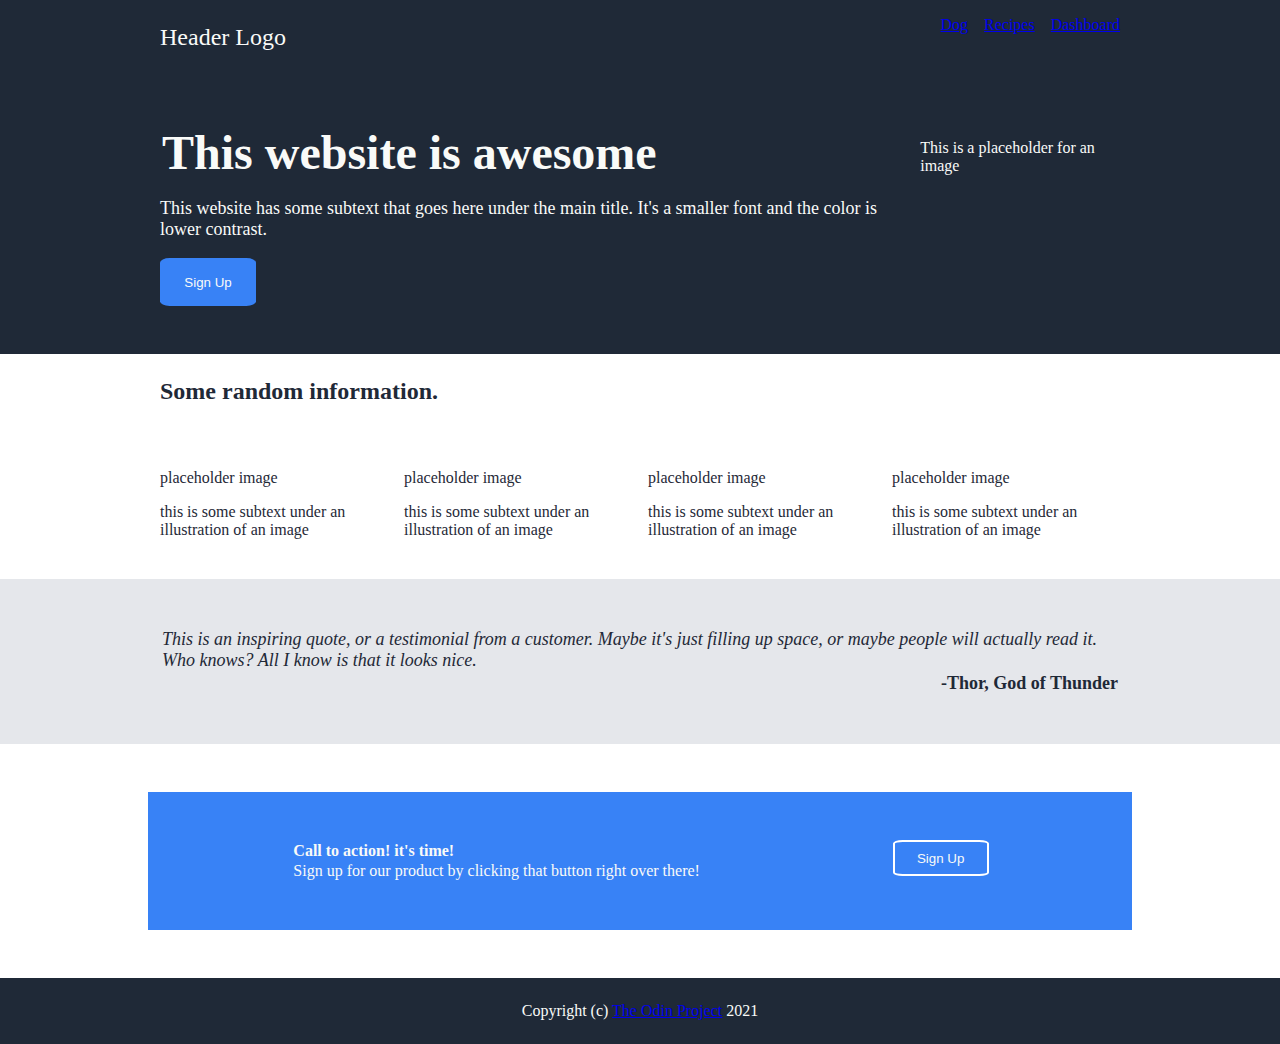
<file: index.html>
<!DOCTYPE html>
<html lang="en">
  <head>
    <meta charset="utf8">
    <meta name="viewport" content="device-width, initial-scale=1.0" />
    <title>Landing Page</title>
    <link rel="stylesheet" href="./styles/index.css">
  </head>
  <body>
    <header class="header dark-background">
      <section class = "header-section default-margin">
        <div class = "header-logo light-text medium-text">
            <p>Header Logo</p>
        </div>
        <div class = "navigation light-text">
            <div class = "navigation-links">
              <p><a href="./src/dog.html">Dog</a></p>
              <p><a href="./src/recipe.html">Recipes</a></p>
              <p><a href="./src/dashboard.html">Dashboard</a></p>
            </div>
        </div>
      </section>
    </header>
    <main class="page-body">
      <div class = "hero dark-background light-text">
        <div class = "hero-content default-margin big-padding">
          <div class = "cta">
            <div class = "hero-text">
              <p class ="bold-text large-text small-margin">This website is awesome</p>
              <p class ="small-text">This website has some subtext that goes here under the main title.
                  It's a smaller font and the color is lower contrast.
              </p>
            </div>
            <button type ="button" class = "borderless-button medium-background light-text">Sign Up</button>
          </div>
          <div class = "hero-image">
              <p>This is a placeholder for an image</p>
          </div>
        </div>
      </div>
      <div class ="card-section dark-text">
        <p class = "cards-header default-margin medium-padding medium-text bold-text">Some random information.</p>
        <div class = "cards default-margin medium-padding">
            <div class = "card">
                <div class = "card-image">
                    <p>placeholder image</p>
                </div>
                <div class = "card-text">
                  <p>this is some subtext under an illustration of an image</p>
                </div>
            </div>
            <div class = "card">
                <div class = "card-image">
                    <p>placeholder image</p>
                </div>
                <div class = "card-text">
                  <p>this is some subtext under an illustration of an image</p>
                </div>
            </div>
            <div class = "card">
                <div class = "card-image">
                    <p>placeholder image</p>
                </div>
                <div class = "card-text">
                  <p>this is some subtext under an illustration of an image</p>
                </div>
            </div>
            <div class = "card">
                <div class = "card-image">
                    <p>placeholder image</p>
                </div>
                <div class = "card-text">
                  <p>this is some subtext under an illustration of an image</p>
                </div>
            </div>
        </div>
      </div>
      <div class = "content light-background">
        <div class = "quote default-margin big-padding dark-text small-text">
          <p class = "quote-text small-margin"><em>This is an inspiring quote, or a testimonial from a customer.
              Maybe it's just filling up space, or maybe people will actually read it.
              Who knows? All I know is that it looks nice.</em></p>
          <p class = "quote-citation small-margin"><strong>-Thor, God of Thunder</strong></p>
        </div>
      </div>
      <div class = "ads big-padding">
        <div class ="ad default-margin medium-background light-text big-padding">
          <div class = "ad-text">
            <p class = "small-margin bold-text">Call to action! it's time!</p>
            <p class = "small-margin">Sign up for our product by clicking that button right over there!</p>
          </div>
          <button type="button" class ="bordered-button medium-background light-text">Sign Up</button>
        </div>
      </div>
    </main>
  </body>
  <footer class="dark-background medium-padding">
    <div class = "footer-text light-text">Copyright (c) <a href="https://www.theodinproject.com/about">The Odin Project</a> 2021 </div>
  </footer>
</html>
</file>
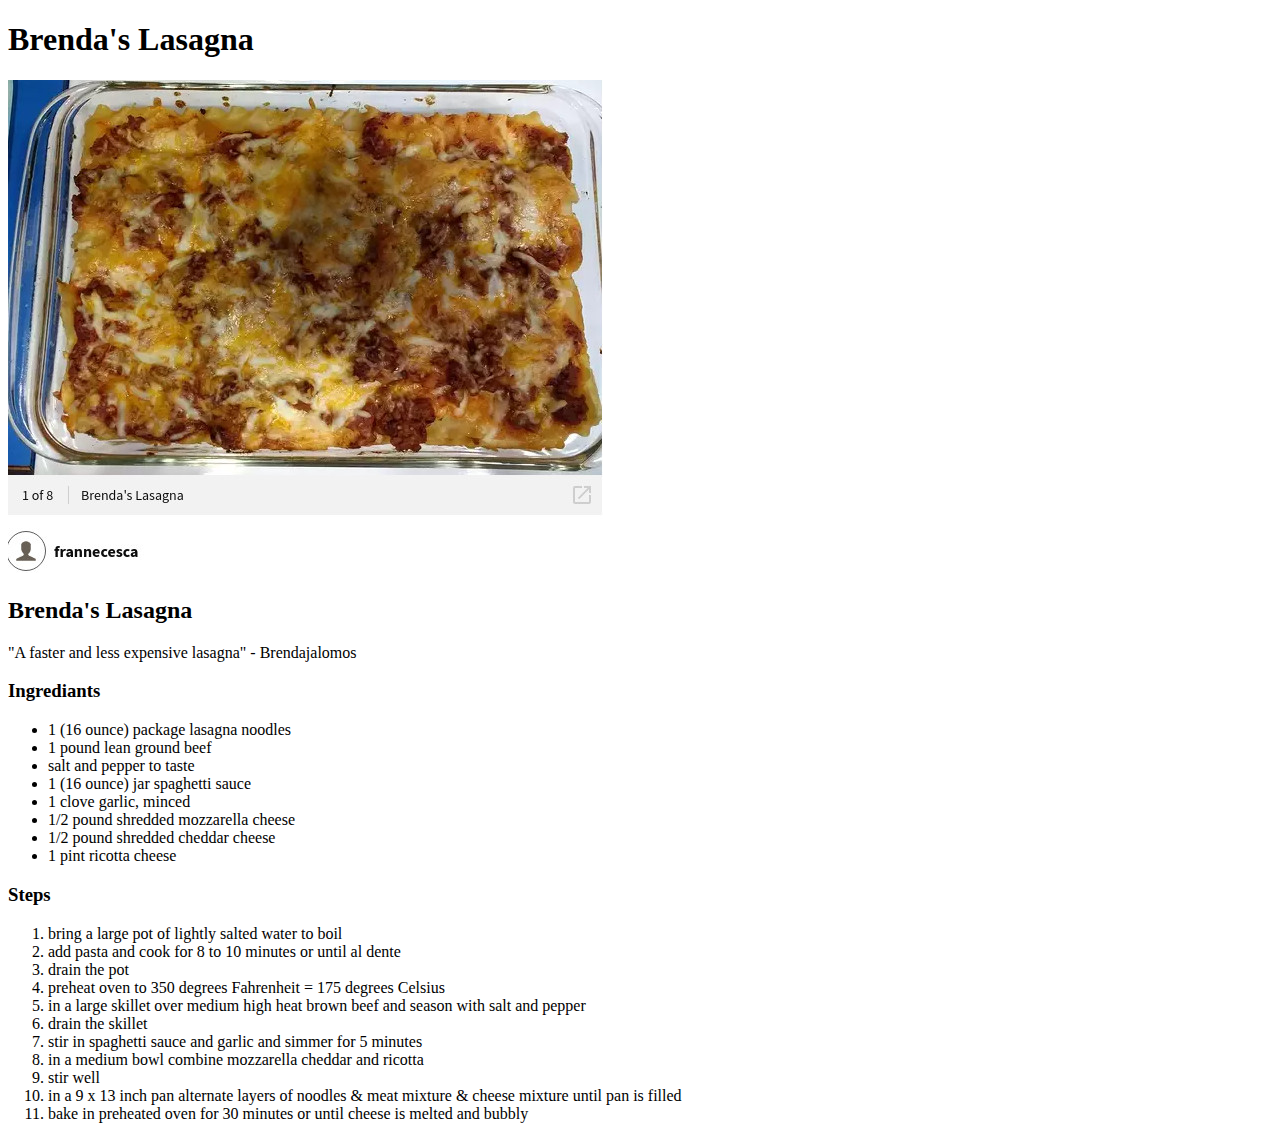
<file: recipes/lasagna.html>
<!DOCTYPE html>
<html lang="en">
 <head>
  <meta charset="UTF-8">
  <title>Lasagna Recipe</title>
 </head>

 <body>
  <h1>Brenda's Lasagna</h1>
  <img src= "../images/Brendas Lasagna.jpg"</img>
  <h2>Brenda's Lasagna</h2>
  <p>"A faster and less expensive lasagna" - Brendajalomos</p>
  <h3>Ingrediants</h3>
  <ul>
   <li>1 (16 ounce) package lasagna noodles</li>
   <li>1 pound lean ground beef</li>
   <li>salt and pepper to taste</li>
   <li>1 (16 ounce) jar spaghetti sauce</1i>
   <li>1 clove garlic, minced</li>
   <li>1/2 pound shredded mozzarella cheese</li>
   <li>1/2 pound shredded cheddar cheese</li>
   <li>1 pint ricotta cheese</li>
  </ul>
  <h3>Steps</h3>
  <ol>
   <li>bring a large pot of lightly salted water to boil</li>
   <li>add pasta and cook for 8 to 10 minutes or until al dente</li>
   <li>drain the pot</li>
   <li>preheat oven to 350 degrees Fahrenheit = 175 degrees Celsius</li>
   <li>in a large skillet over medium high heat brown beef and season with salt and pepper</li>
   <li>drain the skillet</li>
   <li>stir in spaghetti sauce and garlic and simmer for 5 minutes</li>
   <li>in a medium bowl combine mozzarella cheddar and ricotta</li>
   <li>stir well</li>
   <li>in a 9 x 13 inch pan alternate layers of noodles & meat mixture & cheese mixture until pan is filled</li>
   <li>bake in preheated oven for 30 minutes or until cheese is melted and bubbly</li>
  </ol>
 </body>
</html>
</file>
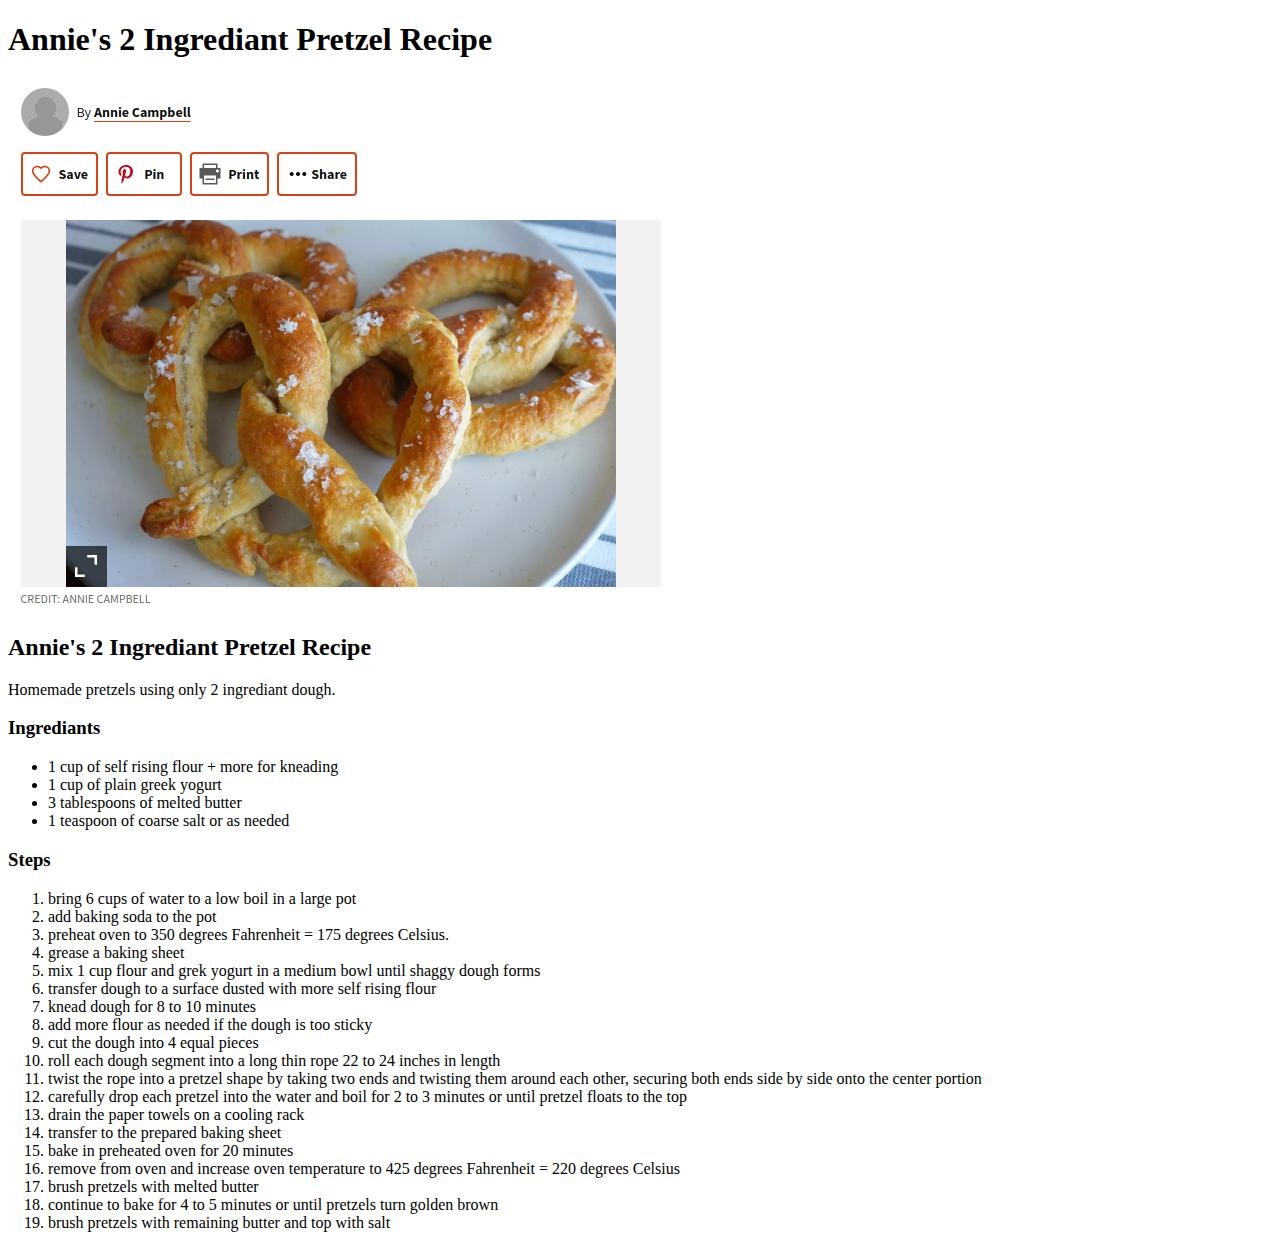
<file: recipes/pretzel.html>
<!DOCTYPE html>
<html lang="en">
 <head>
    <meta charset="UTF-8">
    <title>Annie's 2 Ingrediant Pretzel Recipe</title>
 </head>
 <body>
  <h1>Annie's 2 Ingrediant Pretzel Recipe</h1>
  <img src="../images/pretzel.jpg" alt = "pretzel">
  <h2>Annie's 2 Ingrediant Pretzel Recipe</h2>
  <p>Homemade pretzels using only 2 ingrediant dough.</p>
  <h3>Ingrediants</h3>
  <ul>
   <li>1 cup of self rising flour + more for kneading</li>
   <li>1 cup of plain greek yogurt</li>
   <li>3 tablespoons of melted butter</li>
   <li>1 teaspoon of coarse salt or as needed</li>
  </ul>
  <h3>Steps</h3>
  <ol>
   <li>bring 6 cups of water to a low boil in a large pot</li>
   <li>add baking soda to the pot</li>
   <li>preheat oven to 350 degrees Fahrenheit = 175 degrees Celsius.</li>
   <li>grease a baking sheet</li>
   <li>mix 1 cup flour and grek yogurt in a medium bowl until shaggy dough forms</li>
   <li>transfer dough to a surface dusted with more self rising flour</li>
   <li>knead dough for 8 to 10 minutes</li>
   <li>add more flour as needed if the dough is too sticky</li>
   <li>cut the dough into 4 equal pieces</li>
   <li>roll each dough segment into a long thin rope 22 to 24 inches in length</li>
   <li>twist the rope into a pretzel shape by taking two ends and twisting them around each other, securing both ends side by side onto the center portion</li>
   <li>carefully drop each pretzel into the water and boil for 2 to 3 minutes or until pretzel floats to the top</li>
   <li>drain the paper towels on a cooling rack</li>
   <li>transfer to the prepared baking sheet</li>
   <li>bake in preheated oven for 20 minutes</li>
   <li>remove from oven and increase oven temperature to 425 degrees Fahrenheit = 220 degrees Celsius</li>
   <li>brush pretzels with melted butter</li>
   <li>continue to bake for 4 to 5 minutes or until pretzels turn golden brown</li>
   <li>brush pretzels with remaining butter and top with salt</li>
  </ol>
 </body>
</html>
</file>
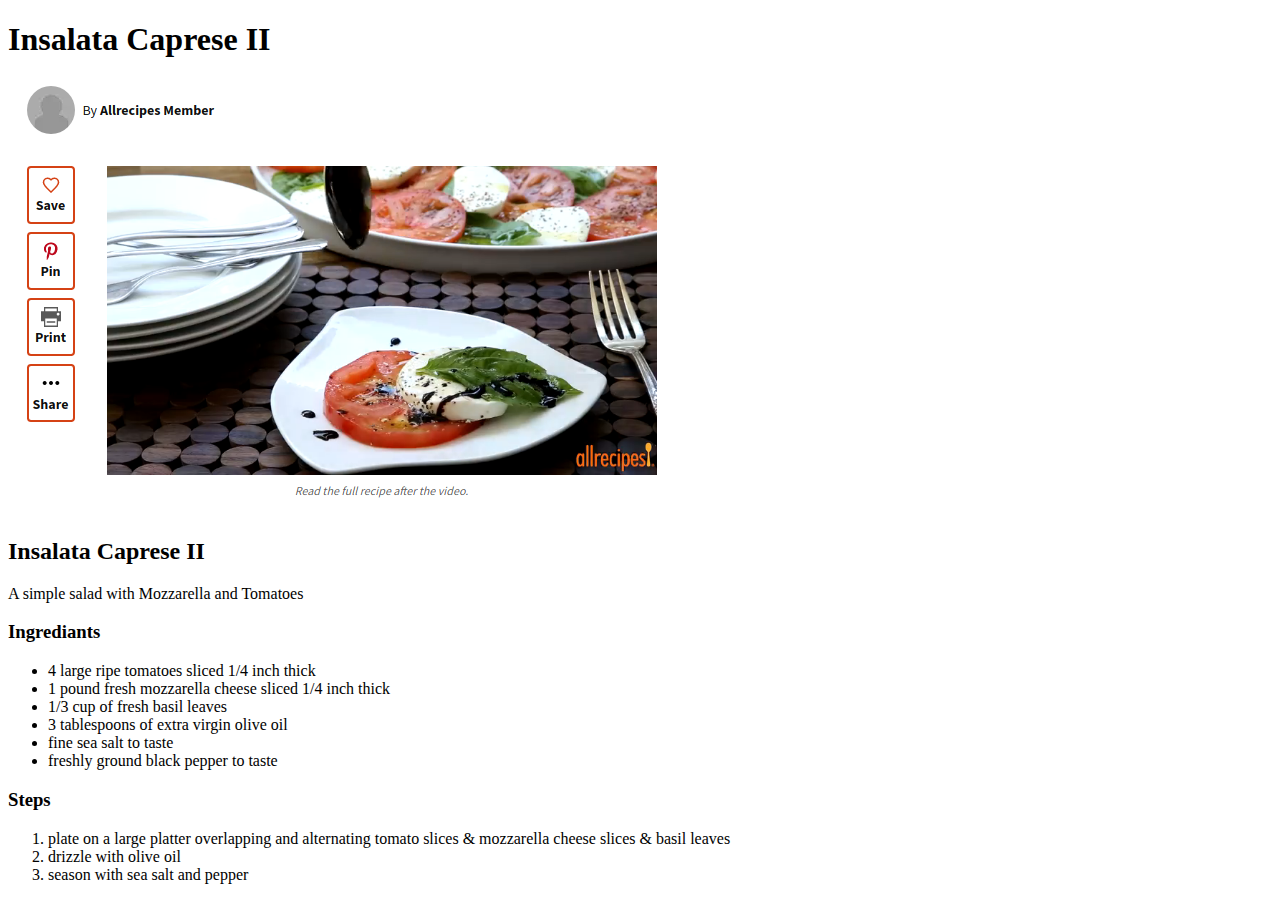
<file: recipes/salad.html>
<!DOCTYPE html>
<html lang="en">
 <head>
  <meta charset="UTF-8">
  <title>Insalata Caprese II</title>
 </head>

 <body>
  <h1>Insalata Caprese II</h1>
  <img src="../images/insalata caprese.jpg" alt="insalata caprese ii">
  <h2>Insalata Caprese II</h2>
  <p>A simple salad with Mozzarella and Tomatoes</p>
  <h3>Ingrediants</h3>
  <ul>
   <li>4 large ripe tomatoes sliced 1/4 inch thick</li>
   <li>1 pound fresh mozzarella cheese sliced 1/4 inch thick</li>
   <li>1/3 cup of fresh basil leaves</li>
   <li>3 tablespoons of extra virgin olive oil</li>
   <li>fine sea salt to taste</li>
   <li>freshly ground black pepper to taste</li>
  </ul>
  <h3>Steps</h3>
  <ol>
   <li>plate on a large platter overlapping and alternating tomato slices & mozzarella cheese slices & basil leaves</li>
   <li>drizzle with olive oil</li>
   <li>season with sea salt and pepper</li>
   </ol>
 </body>
</html>
</file>
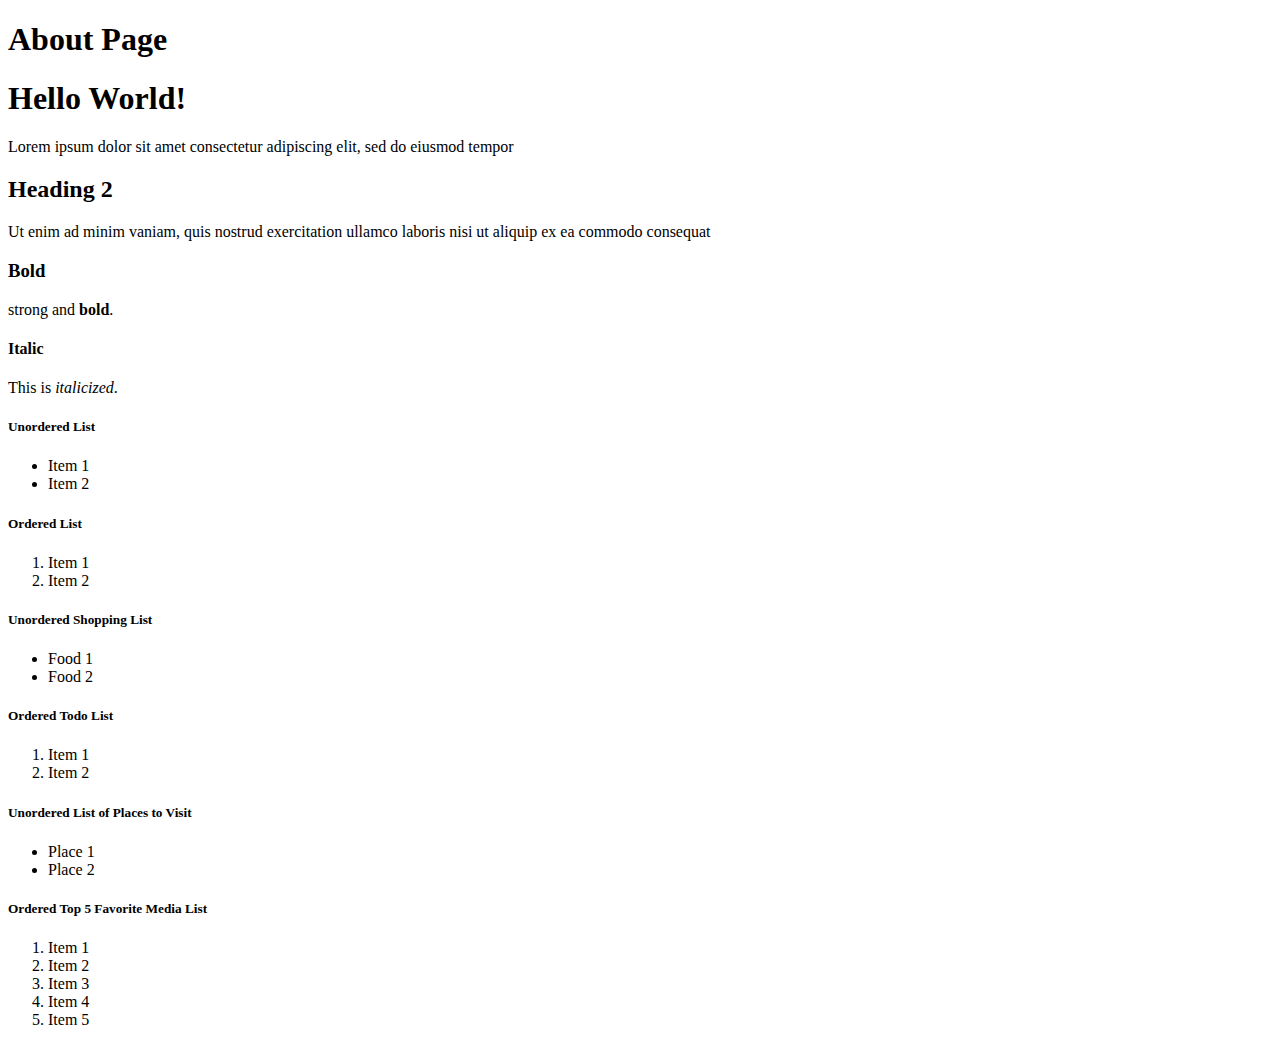
<file: src/about.html>
<!DOCTYPE html>
<html lang="en">
  <head>
    <meta charset="UTF-8">
    <meta name="viewport" content="device-width, initial-scale=1.0" />
    <title>First Webpage</title>
  </head>
  <body>
    <header>
      <h1>About Page</h1>
    </header>
    <main>
      <!-- Comment -->
    <h1>Hello World!</h1>
    <p>Lorem ipsum dolor sit amet consectetur adipiscing elit, sed do eiusmod tempor</p>
    <!-- Testing Heading -->
    <h2>Heading 2</h2>
    <p>Ut enim ad minim vaniam, quis nostrud exercitation ullamco laboris nisi ut aliquip ex ea commodo consequat</p>
    <!-- Testing Bold -->
    <h3>Bold</h3>
    <p>strong and <strong>bold</strong>.</p>
    <!-- Testing Italics -->
    <h4>Italic</h4>
    <p>This is <em>italicized</em>.</p>
    <!-- Testing Lists -->
    <h5>Unordered List</h5>
    <ul>
      <li>Item 1</li>
      <li>Item 2</li>
    </ul>
    <h5>Ordered List</h5>
    <ol>
      <li>Item 1</li>
      <li>Item 2</li>
    </ol>
    <h5>Unordered Shopping List</h5>
    <ul>
      <li>Food 1</li>
      <li>Food 2</li>
    </ul>
    <h5>Ordered Todo List</h5>
    <ol>
      <li>Item 1</li>
      <li>Item 2</li>
    </ol>
    <h5>Unordered List of Places to Visit</h5>
    <ul>
      <li>Place 1</li>
      <li>Place 2</li>
    </ul>
    <h5>Ordered Top 5 Favorite Media List</h5>
    <ol>
      <li>Item 1</li>
      <li>Item 2</li>
      <li>Item 3</li>
      <li>Item 4</li>
      <li>Item 5</li>
    </ol>
    </main>
  </body>
</html>
</file>
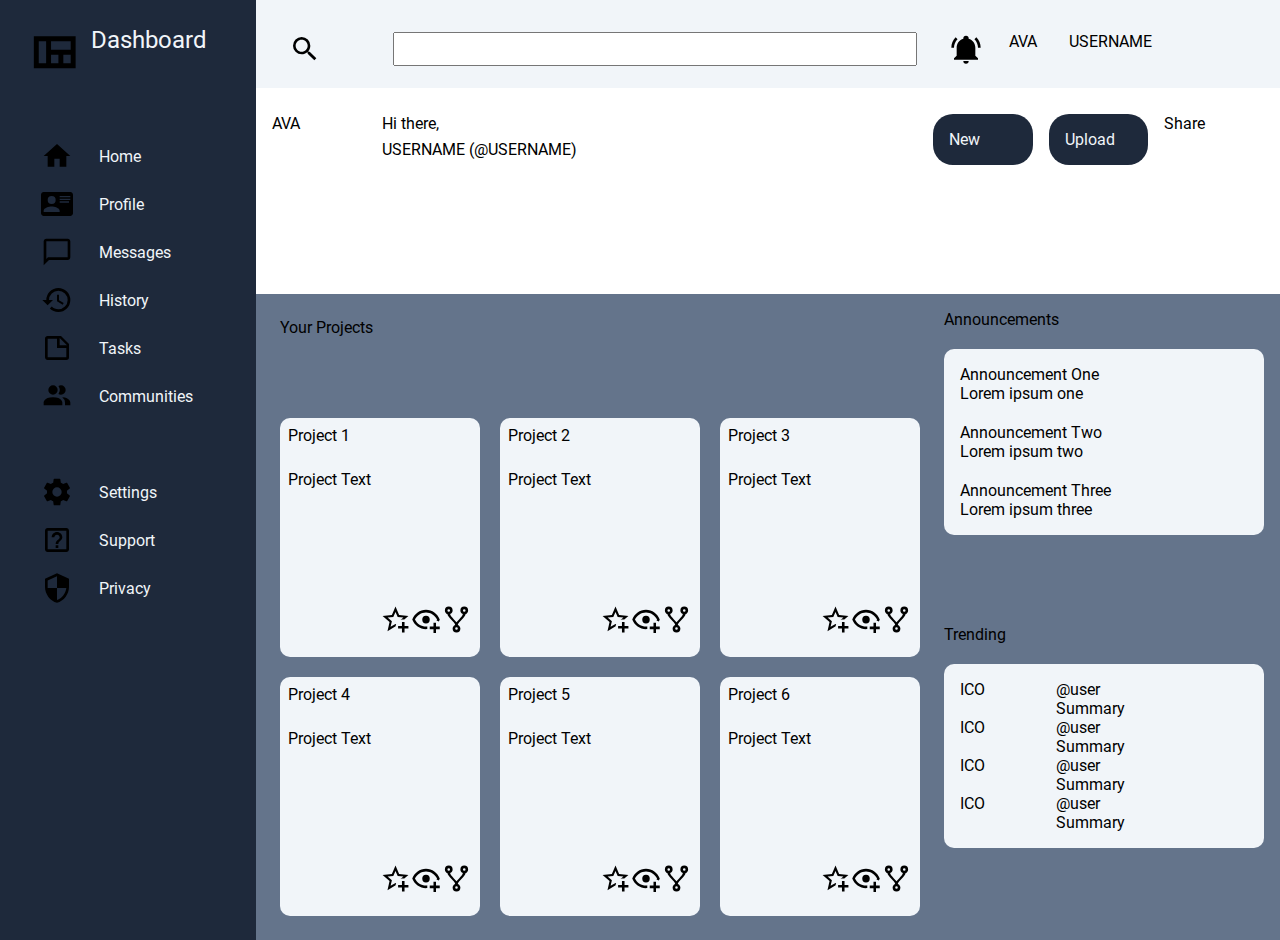
<file: src/dashboard.html>
<!DOCTYPE html>
    <html>
        <head>
            <meta charset="UTF-8">
            <meta name="viewport" content="width=device-width, initial-scale=1.0" />
            <link rel="stylesheet" href="../styles/dashboard.css">
            <style>
                @font-face {
                    font-family: Roboto;
                    src:url("../data/Roboto-Regular.ttf");
                }
            </style>
        </head>
        <body>
            <header class="header">
                <div class="top_header_bar">
                    <div class="top_header_bar_search">
                        <img src="../data/magnify.svg" class="search_icon">
                        <input type="text" class="search_input"></input>
                    </div>
                    <div class="top_header_bar_account">
                        <img src="../data/bell-ring.svg" class="notification_icon">
                        <div class="user_avatar_small">AVA</div>
                        <div class="username">USERNAME</div>
                    </div>
                </div>
                <div class = "bottom_header_bar">
                    <div class="bottom_header_bar_account">
                        <div class="user_avatar_big">AVA</div>
                        <div class="welcome_bar">
                            <div class="greeting">Hi there,</div>
                            <div class="username_full">USERNAME (@USERNAME)</div>
                        </div>
                    </div>
                    <div class="bottom_header_action_bar">
                        <div class="new tab_text">New</div>
                        <div class="upload tab_text">Upload</div>
                        <div cla1ss="share tab_text">Share</div>
                    </div>
                </div>
            </header>
            <aside class="sidebar">
                <div class="dashboard">
                    <img src="../data/view-quilt-outline.svg" class="dashboard_icon">
                    <div class="dashboard_text">Dashboard</div>
                </div>
                <div class="action_tabs">
                    <div class="home_tab">
                        <img src="../data/home.svg" class="action_icon" id="home_icon">
                        <div class="home tab_text">Home</div>
                    </div>
                    <div class="profile_tab">
                        <img src="../data/card-account-details.svg" class="action_icon" id="profile_icon">
                        <div class="profile tab_text">Profile</div>
                    </div>
                    <div class="messages_tab">
                        <img src="../data/message-outline.svg" class="action_icon" id="messages_icon">
                        <div class="messages tab_text">Messages</div>
                    </div>
                    <div class="history_tab">
                        <img src="../data/history.svg" class="action_icon" id="history_icon">
                        <div class="history tab_text">History</div>
                    </div>
                    <div class="tasks_tab">
                        <img src="../data/note-outline.svg" class="action_icon" id="tasks_icon">
                        <div class="tasks tab_text">Tasks</div>
                    </div>
                    <div class="communities_tab">
                        <img src="../data/account-multiple.svg" class="action_icon" id="communities_icon">
                        <div class="communities tab_text">Communities</div>
                    </div>
                </div>
                <div class="info_tabs">
                    <div class = "setting_tab">
                        <img src="../data/cog.svg" class="info_icon" id="setting_icon">
                        <div class="setting tab_text">Settings</div>
                    </div>
                    <div class = "support_tab">
                        <img src="../data/help-box-outline.svg" class="info_icon" id="support_icon">
                        <div class="support tab_text">Support</div>
                    </div>
                    <div class = "privacy_tab">
                        <img src="../data/security.svg" class="info_icon" id="privacy_icon">
                        <div class="privacy tab_text">Privacy</div>
                    </div>
                </div>
            </aside>
            <main class="content_container">
                <div class="projects_container">
                    <div class="projects_container_text">Your Projects</div>
                    <div class="projects_container_content">
                        <div class="project_box" id="project_one_box">
                            <div class="project_title" id="project_one_title">Project 1</div>
                            <div class="project_summary" id="project_one_summary">Project Text</div>
                            <div class="project_box_actions" id="project_one_box_action">
                                <img src="../data/star-plus-outline.svg" class="project_favorite_icon" id="project_1_favorite">
                                <img src="../data/eye-plus-outline.svg" class="project_watch_icon" id="project_1_watch">
                                <img src="../data/source-fork.svg" class="project_fork_icon" id="project_1_fork">
                            </div>
                        </div>
                        <div class="project_box" id="project_two_box">
                            <div class="project_title" id="project_two_title">Project 2</div>
                            <div class="project_summary" id="project_two_summary">Project Text</div>
                            <div class="project_box_actions" id="project_two_box_action">
                                <img src="../data/star-plus-outline.svg" class="project_favorite_icon" id="project_2_favorite">
                                <img src="../data/eye-plus-outline.svg" class="project_watch_icon" id="project_2_watch">
                                <img src="../data/source-fork.svg" class="project_fork_icon" id="project_2_fork">
                            </div>
                        </div>
                        <div class="project_box" id="project_three_box">
                            <div class="project_title" id="project_three_title">Project 3</div>
                            <div class="project_summary" id="project_three_summary">Project Text</div>
                            <div class="project_box_actions" id="project_three_box_action">
                                <img src="../data/star-plus-outline.svg" class="project_favorite_icon" id="project_3_favorite">
                                <img src="../data/eye-plus-outline.svg" class="project_watch_icon" id="project_3_watch">
                                <img src="../data/source-fork.svg" class="project_fork_icon" id="project_3_fork">
                            </div>
                        </div>
                        <div class="project_box" id="project_four_box">
                            <div class="project_title" id="project_four_title">Project 4</div>
                            <div class="project_summary" id="project_four_summary">Project Text</div>
                            <div class="project_box_actions" id="project_four_box_action">
                                <img src="../data/star-plus-outline.svg" class="project_favorite_icon" id="project_4_favorite">
                                <img src="../data/eye-plus-outline.svg" class="project_watch_icon" id="project_4_watch">
                                <img src="../data/source-fork.svg" class="project_fork_icon" id="project_4_fork">
                            </div>
                        </div>
                        <div class="project_box" id="project_five_box">
                            <div class="project_title" id="project_five_title">Project 5</div>
                            <div class="project_summary" id="project_five_summary">Project Text</div>
                            <div class="project_box_actions" id="project_five_box_action">
                                <img src="../data/star-plus-outline.svg" class="project_favorite_icon" id="project_5_favorite">
                                <img src="../data/eye-plus-outline.svg" class="project_watch_icon" id="project_5_watch">
                                <img src="../data/source-fork.svg" class="project_fork_icon" id="project_5_fork">
                            </div>
                        </div>
                        <div class="project_box" id="project_six_box">
                            <div class="project_title" id="project_six_title">Project 6</div>
                            <div class="project_summary" id="project_six_summary">Project Text</div>
                            <div class="project_box_actions" id="project_six_box_action">
                                <img src="../data/star-plus-outline.svg" class="project_favorite_icon" id="project_6_favorite">
                                <img src="../data/eye-plus-outline.svg" class="project_watch_icon" id="project_6_watch">
                                <img src="../data/source-fork.svg" class="project_fork_icon" id="project_6_fork">
                            </div>
                        </div>
                    </div>
                </div>
                <div class="side_content_container">
                    <div class="announcements_container">
                        <div class="announcements_text">Announcements</div>
                        <div class="announcement_container_content">
                            <div class="announcement" id="announcement_one">
                                <div class="announcement_title" id="announcement_one_title">Announcement One</div>
                                <div class="announcement" id="announcement_one_text">Lorem ipsum one</div>
                            </div>
                            <div class="announcement" id="announcement_two">
                                <div class="announcement_title" id="announcement_two_title">Announcement Two</div>
                                <div class="announcement_text" id="announcement_two_text">Lorem ipsum two</div>
                            </div>
                            <div class="announcement" id="announcement_three">
                                <div class="announcement_title" id="announcement_three_title">Announcement Three</div>
                                <div class="announcement_text" id="announcement_three_text">Lorem ipsum three</div>
                            </div>
                        </div>
                    </div>
                    <div class="trending_container">
                        <div class="trending_container_text">Trending</div>
                        <div class="trending_container_content">
                            <div class="trend_box" id="trend_one">
                                <div class="trend_icon" id="trend_one_icon">ICO</div>
                                <div class="trend_title" id="trend_one_title">
                                    <div class="trend_username" id="trend_1_username">@user</div>
                                    <div class="trend_summary" id="trend_1_summary">Summary</div>
                                </div>
                            </div>
                            <div class="trend_box" id="trend_two">
                                <div class="trend_icon" id="trend_two_icon">ICO</div>
                                <div class="trend_title" id="trend_two_title">
                                    <div class="trend_username" id="trend_2_username">@user</div>
                                    <div class="trend_summary" id="trend_2_summary">Summary</div>
                                </div>
                            </div>
                            <div class="trend_box" id="trend_three">
                                <div class="trend_icon" id="trend_three_icon">ICO</div>
                                <div class="trend_title" id="trend_three_title">
                                    <div class="trend_username" id="trend_3_username">@user</div>
                                    <div class="trend_summary" id="trend_3_summary">Summary</div>
                                </div>
                            </div>
                            <div class="trend_box" id="trend_four">
                                <div class="trend_icon" id="trend_four_icon">ICO</div>
                                <div class="trend_title" id="trend_four_title">
                                    <div class="trend_username" id="trend_4_username">@user</div>
                                    <div class="trend_summary" id="trend_4_summary">Summary</div>
                                </div>
                            </div>
                        </div>
                    </div>
                </div>
            </main>
        </body>
    </html>
</DOCTYPE>
</file>
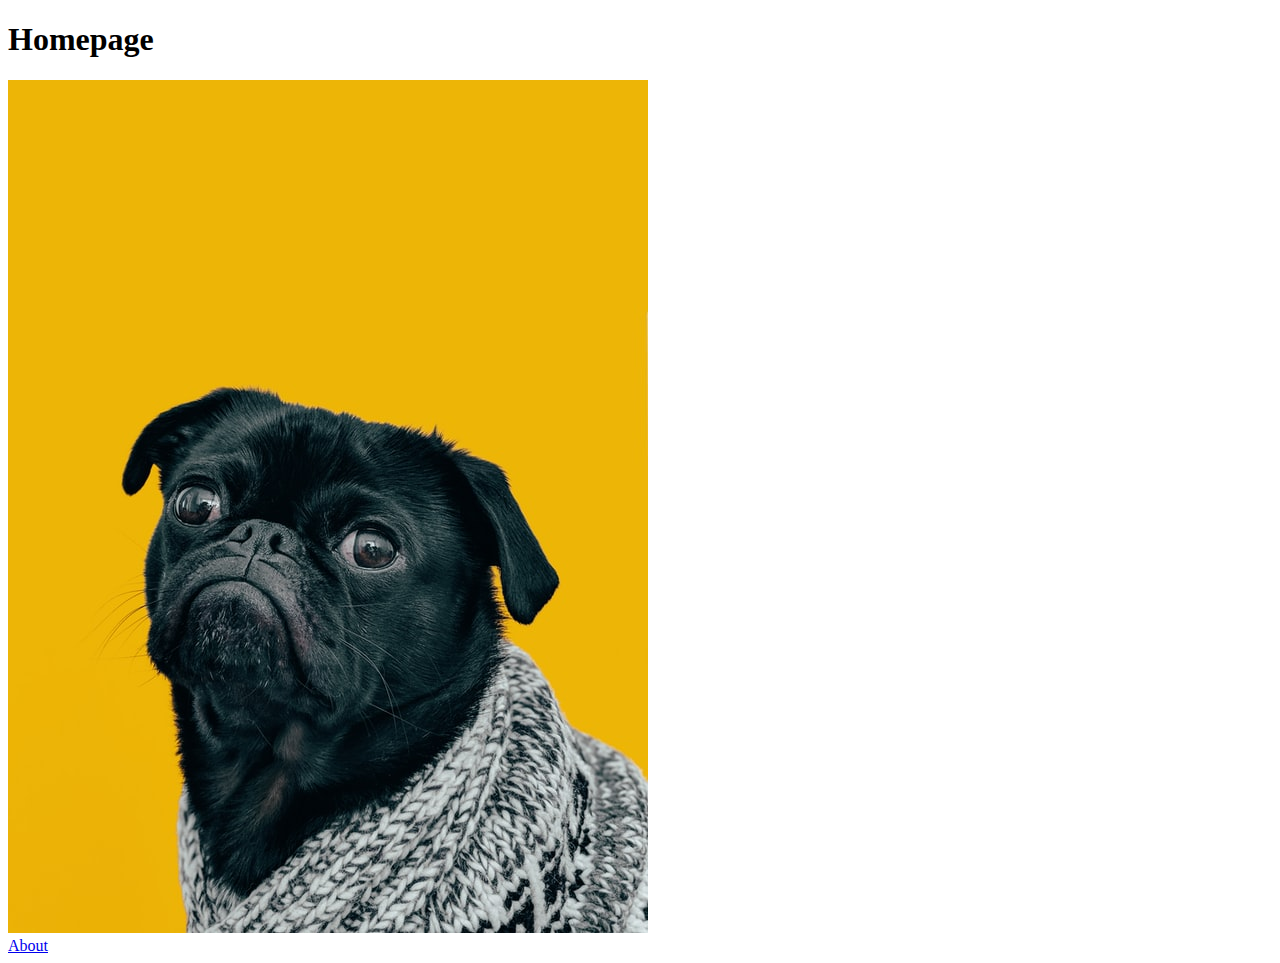
<file: src/dog.html>
<!DOCTYPE html>
<html lang="en">
 <head>
    <meta charset="UTF-8">
    <meta name="viewport" content="device-width, initial-scale=1.0" />
    <title>My Second Webpage</title>
 </head>
 <body>
  <header>
   <h1>Homepage</h1>
  </header>
  <main>
   <img src="../data/dog.jpg">
  </main>
 </body>
 <footer>
  <nav><a href="./about.html">About</a></nav>
 </footer>
</html>
</file>
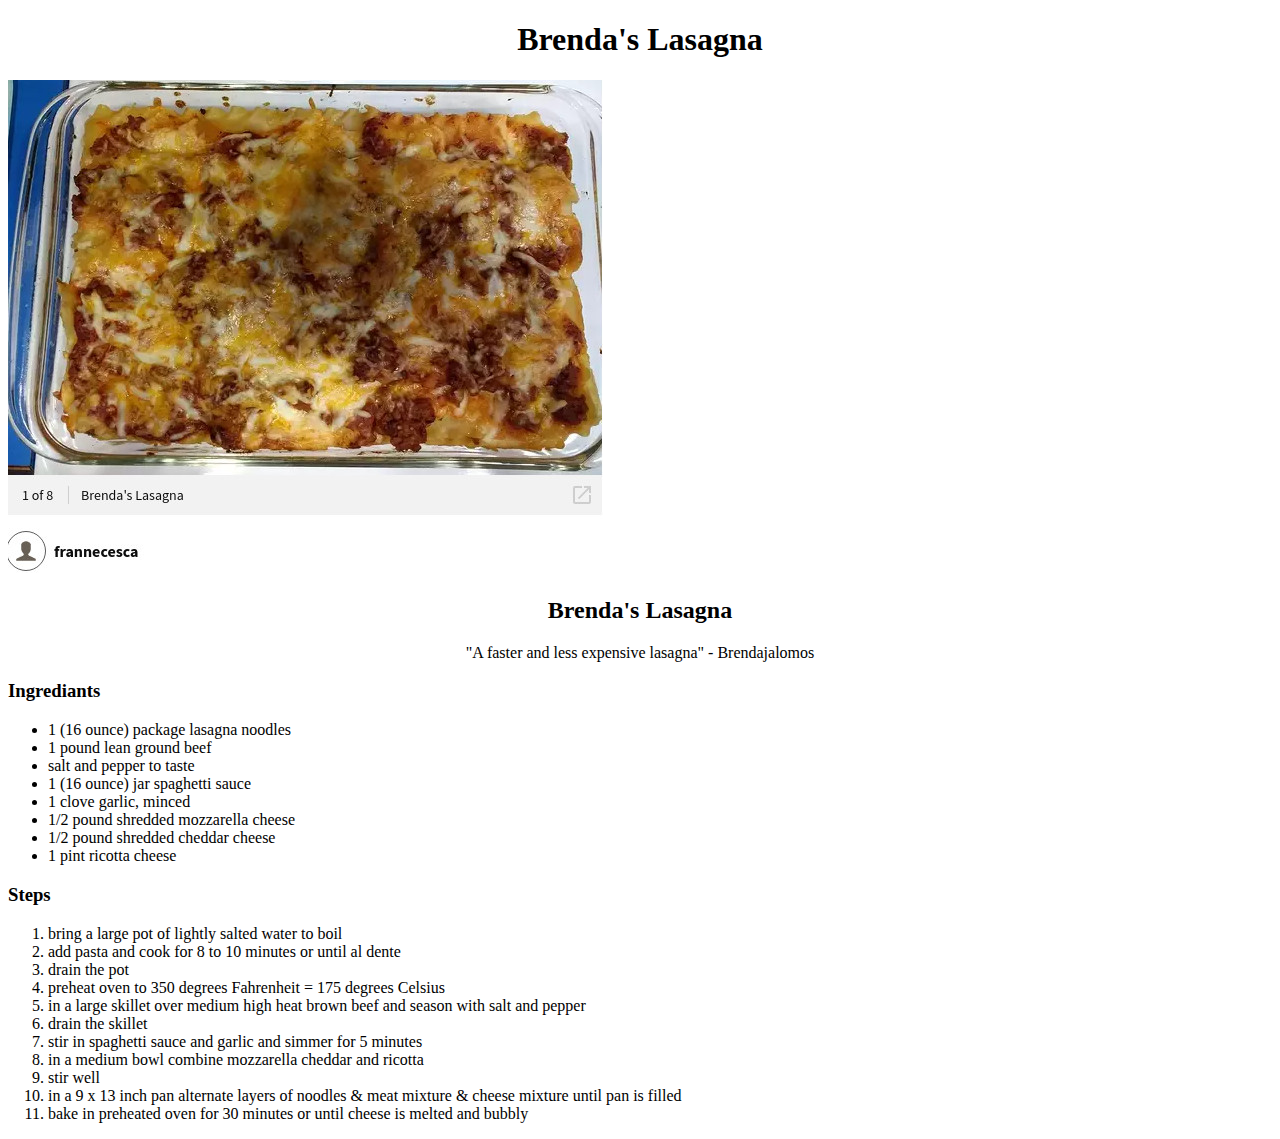
<file: src/lasagna.html>
<!DOCTYPE html>
<html lang="en">
 <head>
  <meta charset="UTF-8">
  <meta name="viewport" content="width=device-width, initial-scale=1.0" />
  <title>Lasagna Recipe</title>
  <link rel="stylesheet" href="../styles/recipe.css">
 </head>
 <body>
    <header>
        <h1>Brenda's Lasagna</h1>
    </header>
    <main>
        <img src= "../data/Brendas Lasagna.jpg" alt="Lasagna">
        <article>
            <h2>Brenda's Lasagna</h2>
            <p>"A faster and less expensive lasagna" - Brendajalomos</p>
            <h3>Ingrediants</h3>
            <ul>
            <li>1 (16 ounce) package lasagna noodles</li>
            <li>1 pound lean ground beef</li>
            <li>salt and pepper to taste</li>
            <li>1 (16 ounce) jar spaghetti sauce</1i>
            <li>1 clove garlic, minced</li>
            <li>1/2 pound shredded mozzarella cheese</li>
            <li>1/2 pound shredded cheddar cheese</li>
            <li>1 pint ricotta cheese</li>
            </ul>
            <h3>Steps</h3>
            <ol>
            <li>bring a large pot of lightly salted water to boil</li>
            <li>add pasta and cook for 8 to 10 minutes or until al dente</li>
            <li>drain the pot</li>
            <li>preheat oven to 350 degrees Fahrenheit = 175 degrees Celsius</li>
            <li>in a large skillet over medium high heat brown beef and season with salt and pepper</li>
            <li>drain the skillet</li>
            <li>stir in spaghetti sauce and garlic and simmer for 5 minutes</li>
            <li>in a medium bowl combine mozzarella cheddar and ricotta</li>
            <li>stir well</li>
            <li>in a 9 x 13 inch pan alternate layers of noodles & meat mixture & cheese mixture until pan is filled</li>
            <li>bake in preheated oven for 30 minutes or until cheese is melted and bubbly</li>
            </ol>
        </article>
    </main>
 </body>
</html>
</file>
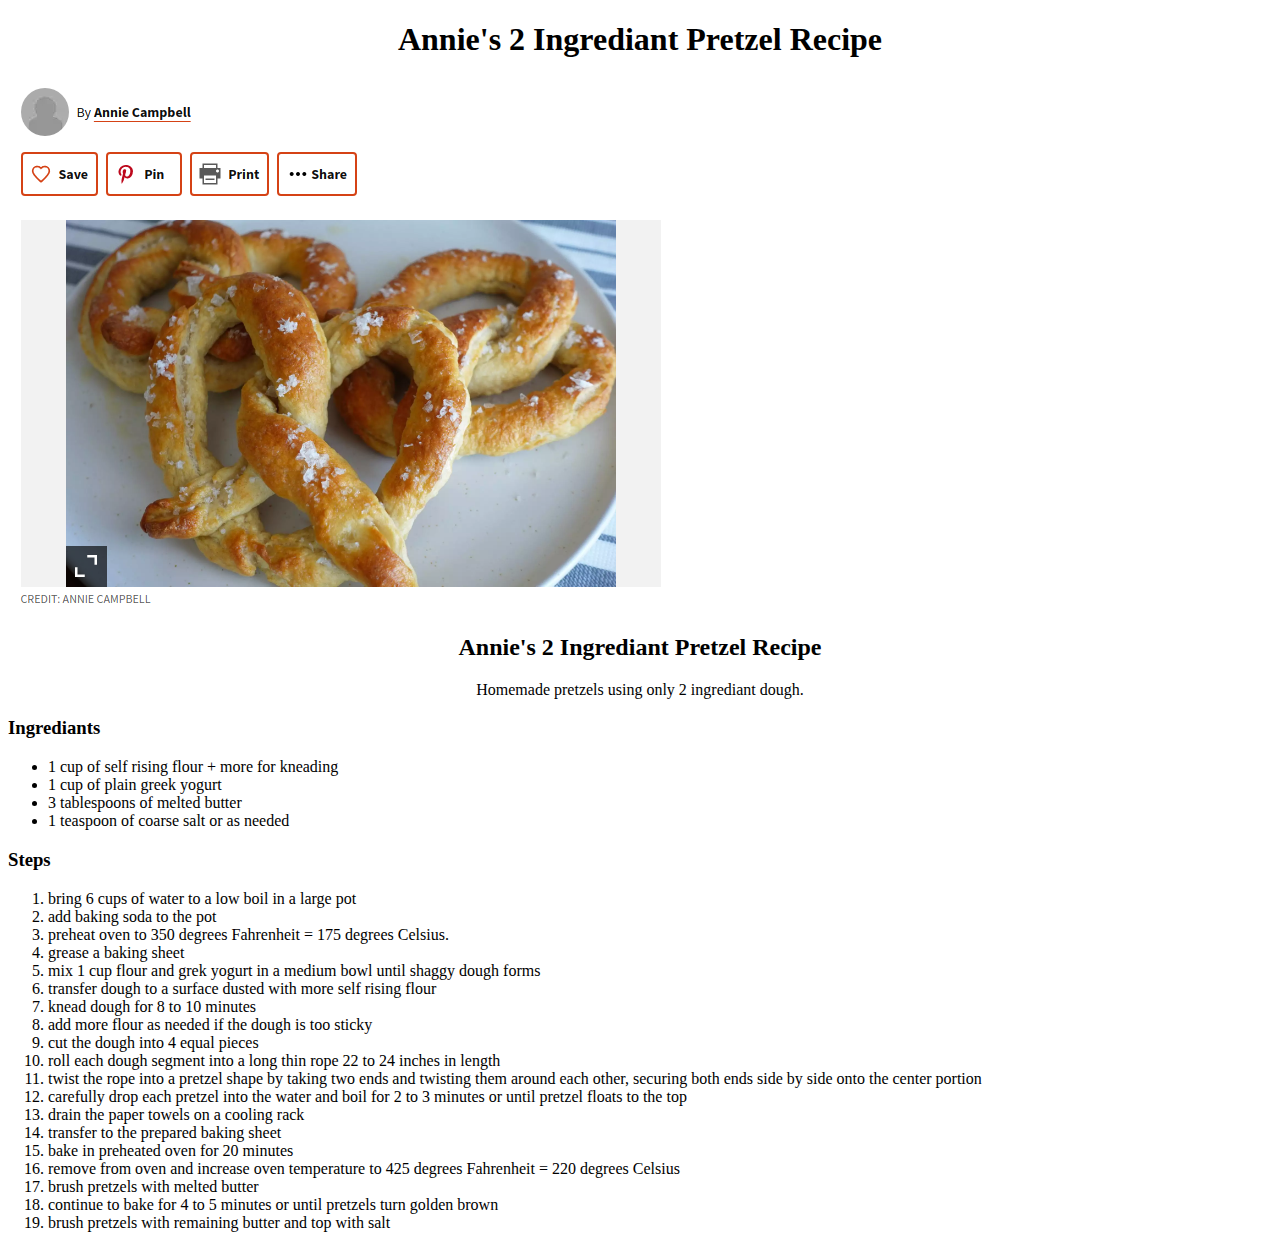
<file: src/pretzel.html>
<!DOCTYPE html>
<html lang="en">
 <head>
    <meta charset="UTF-8">
    <meta name="viewport" content="device-width, initial-scale=1.0" />
    <title>Annie's 2 Ingrediant Pretzel Recipe</title>
    <link rel="stylesheet" href="../styles/recipe.css">
 </head>
 <body>
   <heading>
      <h1>Annie's 2 Ingrediant Pretzel Recipe</h1>
   </heading>
  <main>
   <img src="../data/pretzel.jpg" alt = "pretzel">
   <article>
      <h2>Annie's 2 Ingrediant Pretzel Recipe</h2>
      <p>Homemade pretzels using only 2 ingrediant dough.</p>
      <h3>Ingrediants</h3>
      <ul>
       <li>1 cup of self rising flour + more for kneading</li>
       <li>1 cup of plain greek yogurt</li>
       <li>3 tablespoons of melted butter</li>
       <li>1 teaspoon of coarse salt or as needed</li>
      </ul>
      <h3>Steps</h3>
      <ol>
       <li>bring 6 cups of water to a low boil in a large pot</li>
       <li>add baking soda to the pot</li>
       <li>preheat oven to 350 degrees Fahrenheit = 175 degrees Celsius.</li>
       <li>grease a baking sheet</li>
       <li>mix 1 cup flour and grek yogurt in a medium bowl until shaggy dough forms</li>
       <li>transfer dough to a surface dusted with more self rising flour</li>
       <li>knead dough for 8 to 10 minutes</li>
       <li>add more flour as needed if the dough is too sticky</li>
       <li>cut the dough into 4 equal pieces</li>
       <li>roll each dough segment into a long thin rope 22 to 24 inches in length</li>
       <li>twist the rope into a pretzel shape by taking two ends and twisting them around each other, securing both ends side by side onto the center portion</li>
       <li>carefully drop each pretzel into the water and boil for 2 to 3 minutes or until pretzel floats to the top</li>
       <li>drain the paper towels on a cooling rack</li>
       <li>transfer to the prepared baking sheet</li>
       <li>bake in preheated oven for 20 minutes</li>
       <li>remove from oven and increase oven temperature to 425 degrees Fahrenheit = 220 degrees Celsius</li>
       <li>brush pretzels with melted butter</li>
       <li>continue to bake for 4 to 5 minutes or until pretzels turn golden brown</li>
       <li>brush pretzels with remaining butter and top with salt</li>
      </ol>
   </article>
  </main>
 </body>
</html>
</file>
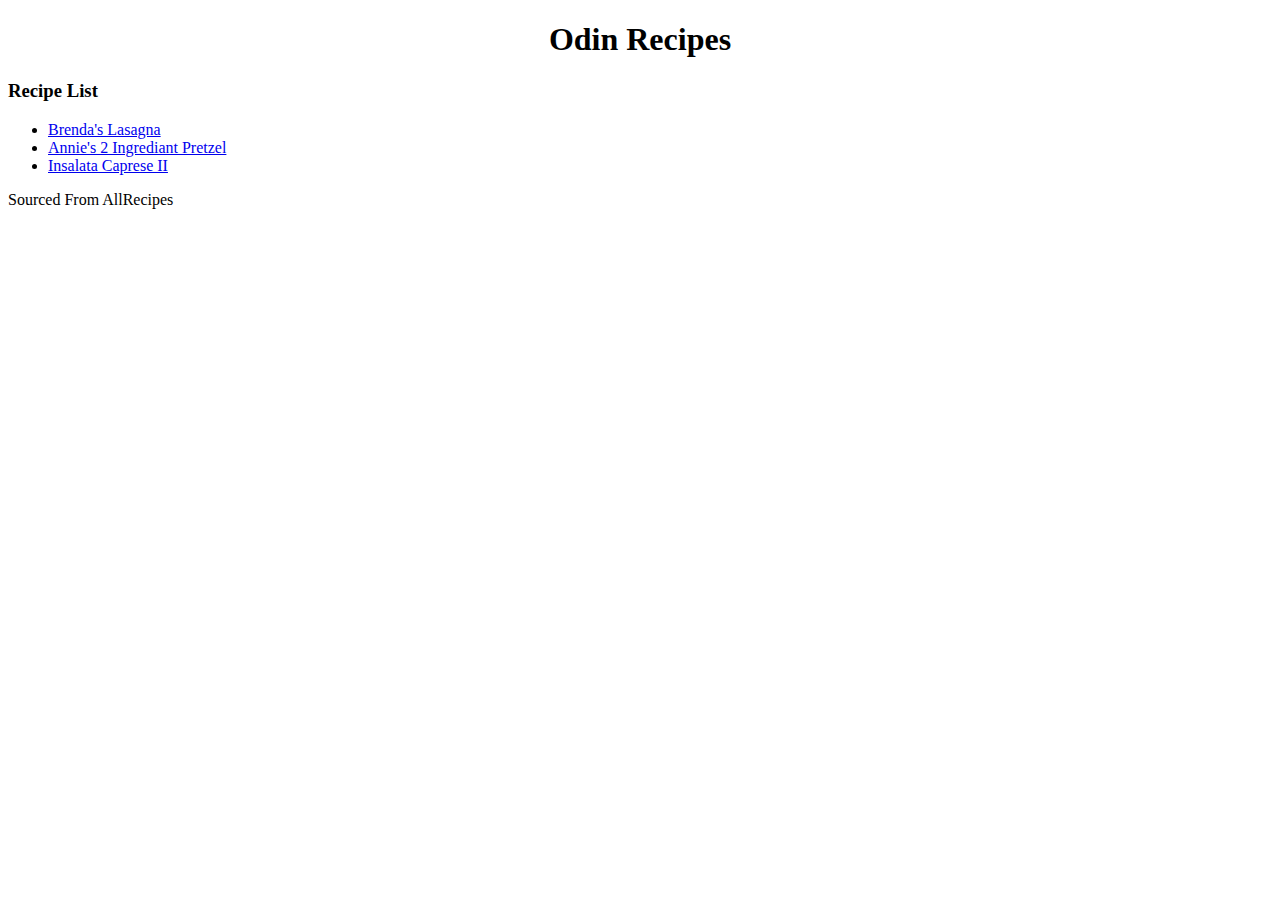
<file: src/recipe.html>
<!DOCTYPE html>
<html lang = "en">
 <head>
  <meta charset="UTF-8">
  <meta name="viewport" content="device-width, initial-scale=1.0" />
  <title>Odin's Recipes</title>
  <link rel="stylesheet" href="../styles/recipe.css">
 </head>
 <body>
    <heading><h1>Odin Recipes</h1></heading>
    <main>
        <h3>Recipe List</h3>
        <ul>
         <li><a href="./lasagna.html">Brenda's Lasagna</a></li>
         <li><a href="./pretzel.html">Annie's 2 Ingrediant Pretzel</a></li>
         <li><a href="./salad.html">Insalata Caprese II</a></li>
        </ul>
    </main>
 </body>
 <footer>Sourced From AllRecipes</footer>
</html>
</file>
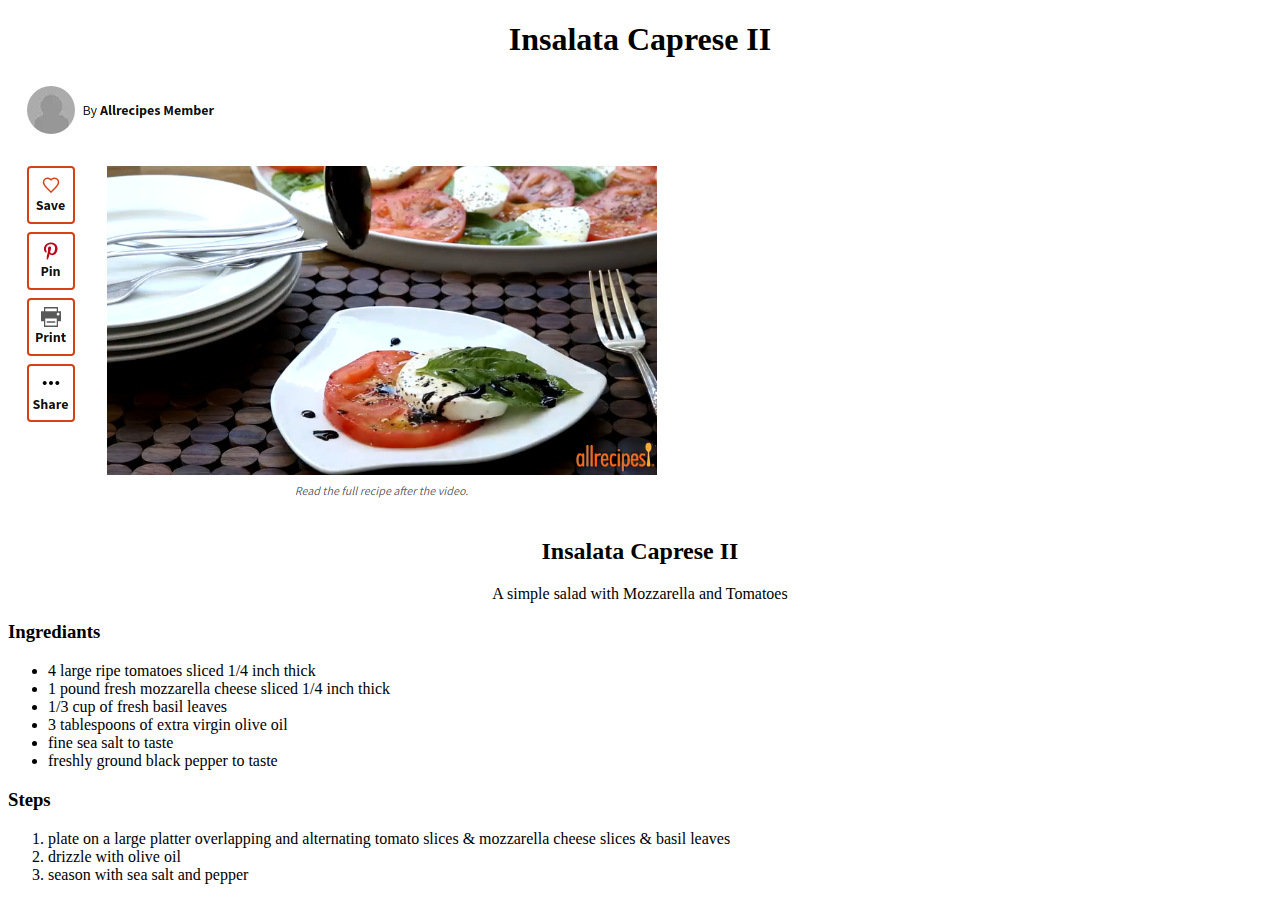
<file: src/salad.html>
<!DOCTYPE html>
<html lang="en">
 <head>
  <meta charset="UTF-8">
  <meta name="viewport" content="device-width, initial-scale=1.0" />
  <title>Insalata Caprese II</title>
  <link rel="stylesheet" href="../styles/recipe.css">
 </head>

 <body>
  <header>
    <h1>Insalata Caprese II</h1>
  </header>
  <main>
    <img src="../data/insalata caprese.jpg" alt="insalata caprese ii">
    <article>
      <h2>Insalata Caprese II</h2>
      <p>A simple salad with Mozzarella and Tomatoes</p>
      <h3>Ingrediants</h3>
      <ul>
       <li>4 large ripe tomatoes sliced 1/4 inch thick</li>
       <li>1 pound fresh mozzarella cheese sliced 1/4 inch thick</li>
       <li>1/3 cup of fresh basil leaves</li>
       <li>3 tablespoons of extra virgin olive oil</li>
       <li>fine sea salt to taste</li>
       <li>freshly ground black pepper to taste</li>
      </ul>
      <h3>Steps</h3>
      <ol>
       <li>plate on a large platter overlapping and alternating tomato slices & mozzarella cheese slices & basil leaves</li>
       <li>drizzle with olive oil</li>
       <li>season with sea salt and pepper</li>
       </ol>
    </article>
  </main>
 </body>
</html>
</file>
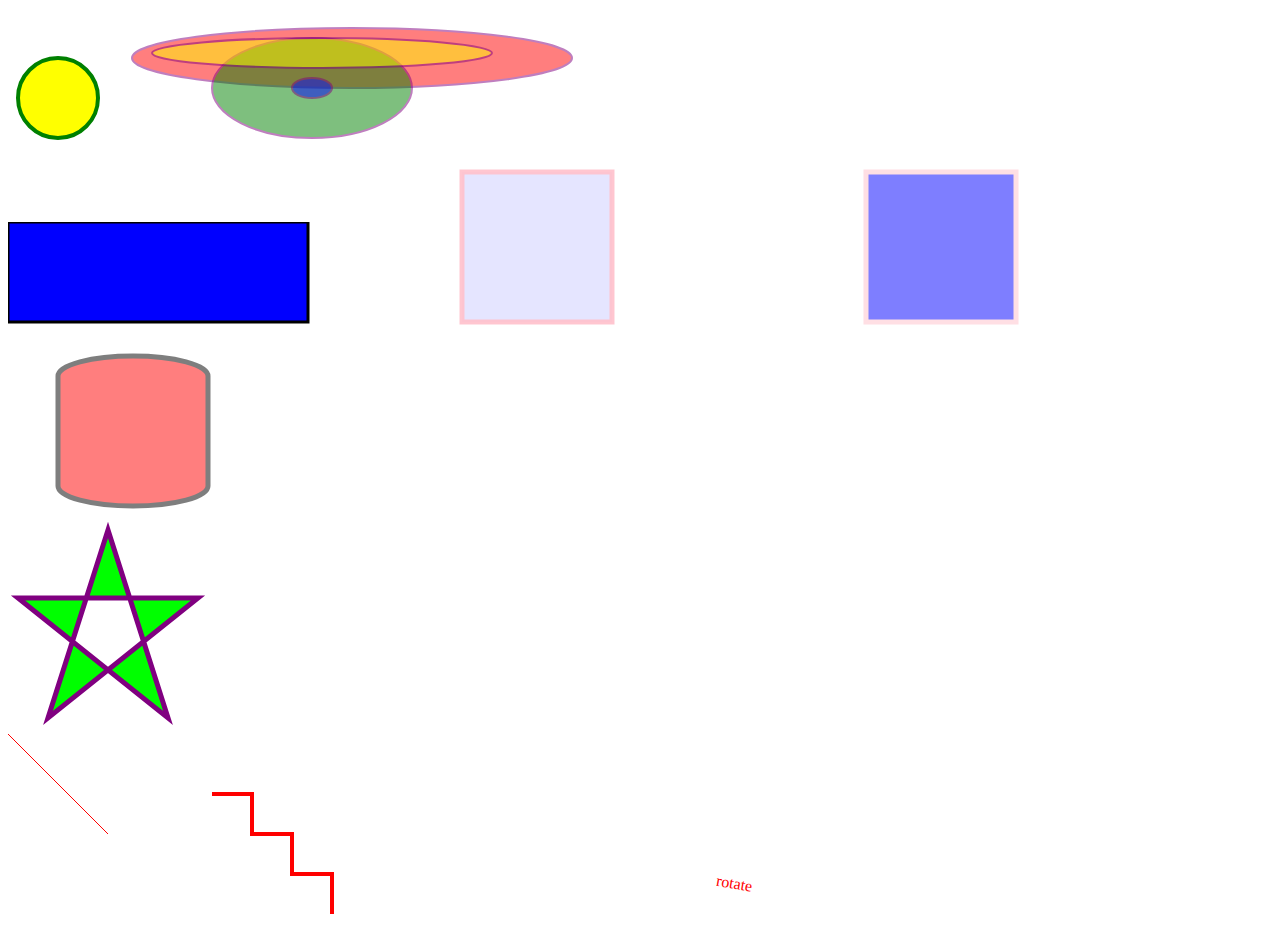
<file: src/svg.html>
<!DOCTYPE html>
<html lang="en">
<head>
    <meta charset="UTF-8">
    <meta name="viewport" content="device-width, initial-scale=1.0"/>
    <title>SVG</title>
</head>
<body>
    <header></header>
    <main>
        <section>
            <svg width="100" height="100">
                <circle cx="50" cy="50" r="40" stroke="green" stroke-width="4" fill="yellow" />
            </svg>
            <svg width="500" height="140">
                <ellipse cx="240" cy="50" rx="220" ry="30" style="fill:red;stroke:purple;stroke-width:2;opacity:0.5" />
                <ellipse cx="200" cy="80" rx="100" ry="50" style="fill:green;stroke:purple;stroke-width:2;opacity:0.5" />
                <ellipse cx="200" cy="80" rx="20" ry="10" style="fill:blue;stroke:purple;stroke-width:2;opacity:0.5" />
                <ellipse cx="210" cy="45" rx="170" ry="15" style="fill:yellow;stroke:purple;stroke-width:2;opacity:0.5" />
            </svg>
        </section>
        <section>
            <svg width="400" height="110">
                <rect width="300" height="100" style="fill:rgb(0,0,255); stroke-width:3;stroke:rgb(0,0,0)" />
            </svg>
            <svg width="400" height="180">
                <rect x="50" y="20" width="150" height="150" style="fill:blue;stroke:pink;stroke-width:5;fill-opacity:0.1;stroke-opacity:0.9" />
            </svg>
            <svg width="400" height="180">
                <rect x="50" y="20" width="150" height="150" style="fill:blue;stroke:pink;stroke-width:5;opacity:0.5" />
            </svg>
            <svg width="400" height="180">
                <rect x="50" y="20" rx="200" ry="20" width="150" height="150" style="fill:red;stroke:black;stroke-width:5;opacity:0.5" />
            </svg>
        </section>
        <section>
            <svg height="210" width="500">
                <polygon points="100,10 40,198, 190,78 10,78 160,198"
                style="fill:lime;stroke:purple;stroke-width:5;fill-rule:evenodd;" />
            </svg>
        </section>
        <section>
            <svg height="200" width="200">
                <line x1="0" y1="0" x2="100" y2="100" style="stroke:red"/>
            </svg>
            <svg height="180" width="500">
                <polyline points="0,40 40,40 40,80 80,80 80,120 120,120 120,160"
                style="fill:white;stroke:red;stroke-width:4" />
            </svg>
            <svg height="60" width="200">
                <text x="0" y="15" fill="red" transform="rotate(10 20,10)">rotate</text>
            </svg>
        </section>
    </main>
</body>
</html>
</file>
<file: styles/index.css>
body {
  display: flex;
  height: 100vh;
  flex-direction: column;
  justify-content: space-between;
  margin: auto;
  font-family: 'roboto', 'sans-serif';
}

footer {
    display: flex;
    justify-content: center;
}

.header-section {
    display: flex;
    flex-direction: row;
    justify-content: space-between;
}

.navigation-links {
    display: flex;
    gap: 1rem;
}

.hero-content {
    display: flex;
    flex-direction: row;
}

.cta {
    display: flex;
    flex-direction: column;
}

.page-body {
    display: flex;
    flex-direction: column;
    flex: 1;
}

.card-section {
    display: flex;
    flex-direction: column;
    justify-content: center;
}

.cards {
    display: flex;
    flex-direction: row;
    justify-content: center;
    gap: 16px;
}

.content {
    display: flex;
    flex-direction: column;
}

.quote-citation {
    display: flex;
    justify-content: flex-end;
}

.ad {
    display: flex;
    flex-direction: row;
    justify-content: space-around;
}

.default-margin {
    margin: auto;
    width: 75%;
}

.small-margin {
    margin: 2px;
}

.big-padding {
    padding: 48px;
}

.medium-padding {
    padding: 24px;
}

.dark-background {
    background-color: #1F2937;
}

.medium-background {
    background-color: #3882F6;
}

.light-background {
    background-color: #E5E7EB;
}

.light-text {
    color: #F9FAF8;
}

.dark-text {
    color: #1F2937;
}

.bolder-text {
    font-weight: bolder;
}

.bold-text {
    font-weight: bold;
}

.large-text {
    font-size: 48px;
}

.big-text {
    font-size: 36px;
}

.medium-text {
    font-size: 24px;
}

.small-text {
    font-size: 18px;
}

.borderless-button {
    border: none;
    border-radius: 10%;
    height: 48px;
    width: 96px;
    padding: 8px;
}

.bordered-button {
    border: 2px solid white;
    border-radius: 10%;
    height: 36px;
    width: 96px;
    padding: 8px;
}
</file>
<file: styles/recipe.css>
h1 {
    text-align: center;
}
h2 {
    text-align: center;
}
p {
    text-align: center;
}
</file>
<file: styles/dashboard.css>
* {
    font-family: Roboto, sans-serif;
    margin:0;
    /*
    color pallete from tailwindcss
    950 = #020617
    900 = #0f172a
    800 = #1e293b
    700 = #334155
    600 = #475569
    500 = #64748b
    400 = #94a3b8
    300 = #cbd5e1
    200 = #e2e8f0
    100 = #f1f5f9
    50 = #f8fafc
    */
}

body {
    max-width: 100vw;
    max-height: 100vh;
    display: grid;
    grid-template-columns: 1fr 4fr;
    grid-template-rows: 1fr 4fr;
}

.dashboard_icon {
    min-height: 2rem;
    margin: 8px;
}
.search_icon,
.notification_icon,
.action_icon,
.info_icon {
    min-height: 0.5rem;
    max-height: 2rem;
    margin: 1px;
}

.dashboard_text {
    color: #f1f5f9;
    display: flex;
    align-items: center;
    justify-items: center;
    font-size: 1.5rem;
}

.tab_text {
    color: #f1f5f9;
    display: flex;
    align-items: center;
    justify-items: center;
    font-size: 1rem;
}

.project_container_text {
    font-size: 1rem;
}

.header {
    max-height: 30%;
    background-color: #f1f5f9;
    grid-column: 2 / span 1;
    grid-row: 1 / span 1;
    display: grid;
    grid-template-rows: 1fr 2fr;
}

.top_header_bar {
    max-height: 1fr;
    padding: 1rem;
    grid-row: 1 / span 1;
    display: grid;
    grid-template-columns: 2fr 1fr;
}

.top_header_bar_search {
    padding: 1rem;
    grid-column: 1 / span 1;
    display: grid;
    grid-template-columns: 1fr 5fr;
}

.top_header_bar_account {
    padding: 1rem;
    grid-column: 2 / span 1;
    display: grid;
    grid-template-columns: 1fr 1fr 3fr;
}

.bottom_header_bar {
    max-height: 2fr;
    padding: 1rem;
    grid-row: 2 / span 1;
    display: grid;
    grid-template-columns: 2fr 1fr;
}

.bottom_header_bar_account {
    grid-column: 1 / span 1;
    display: grid;
    grid-template-columns: 1fr 5fr;
}

.welcome_bar {
    display: grid;
    grid-template-rows: 1fr 1fr;
}

.bottom_header_action_bar {
    grid-column: 2 / span 1;
    display: grid;
    gap: 1rem;
    grid-template-columns: 1fr 1fr 1fr;
}

.new,
.upload,
.share {
    background-color: #1e293b;
    border-radius: 20px;
    padding: 1rem;
}

.sidebar {
    max-height: 100%;
    background-color: #1e293b;
    grid-column: 1 / span 1;
    grid-row: 1 / span 2;
    padding: 0.5rem;
    display: grid;
    grid-template-rows: 1fr 1fr 1fr 3fr;
}

.home_tab,
.profile_tab,
.messages_tab,
.history_tab,
.tasks_tab,
.communities_tab,
.setting_tab,
.support_tab,
.privacy_tab {
    max-height: 2rem;
    margin: 1rem;
    display: grid;
    grid-template-columns: 1fr 2fr;
}

.dashboard {
    grid-row: 1 / span 1;
    padding: 0.5rem;
    max-height: 3rem;
    display: grid;
    grid-template-columns: 1fr 2fr;
}

.action_tabs {
    grid-row: 2 / span 1;
    padding: 1rem;
}

.info_tabs {
    grid-row: 3 / span 1;
    padding: 1rem;
}

.content_container {
    max-height: 100%;
    padding: 0.5rem;
    grid-column: 2 / span 1;
    grid-row: 2 / span 1;
    display: grid;
    grid-template-columns: 2fr 1fr;
    background-color: #64748b;
}

.projects_container {
    padding: 1rem;
    display: grid;
    grid-template-rows: 1fr 5fr;
}

.projects_container_content {
    grid-row: 2 / span 1;
    display: grid;
    grid-template-columns: repeat(auto-fit, minmax(150px, 1fr));
    gap: 20px;
}

.project_box {
    border-radius: 10px;
    padding: 0.5rem;
    background-color: #f1f5f9;
    display: grid;
    grid-template-rows: 1fr 2fr 1fr 1fr;
}

.project_box_actions {
    position:relative;
    grid-row: 4 / span 1;
    display: grid;
    grid-template-columns: 3fr 1fr 1fr 1fr;
}

.project_favorite_icon {
    grid-column: 2 / span 1;
}

.project_watch_icon {
    grid-column: 3 / span 1;
}

.project_fork_icon {
    grid-column: 4 / span 1;
}

.side_content_container {
    display: grid;
    grid-template-rows: 1fr 1fr;
}

.announcements_container {
    height: 50%;
    padding: 0.5rem;
    display: grid;
    grid-template-rows: 1fr 2fr;
    gap: 20px;
}

.announcement_container_content {
    border-radius: 10px;
    padding: 1rem;
    background-color: #f1f5f9;
    display: grid;
    grid-template-rows: 1fr 1fr 1fr;
    gap: 20px;
}

.trending_container {
    height: 50%;
    padding: 0.5rem;
    display: grid;
    grid-template-rows: 1fr 2fr;
    gap: 20px;
}

.trending_container_content {
    border-radius: 10px;
    padding: 1rem;
    background-color: #f1f5f9;
    display: grid;
    grid-template-rows: 1fr 1fr 1fr 1fr;
}

.trend_box {
    display: grid;
    grid-template-columns: 1fr 2fr;
}

.trend_title {
    grid-template-rows: 1fr 1fr;
}
</file>
